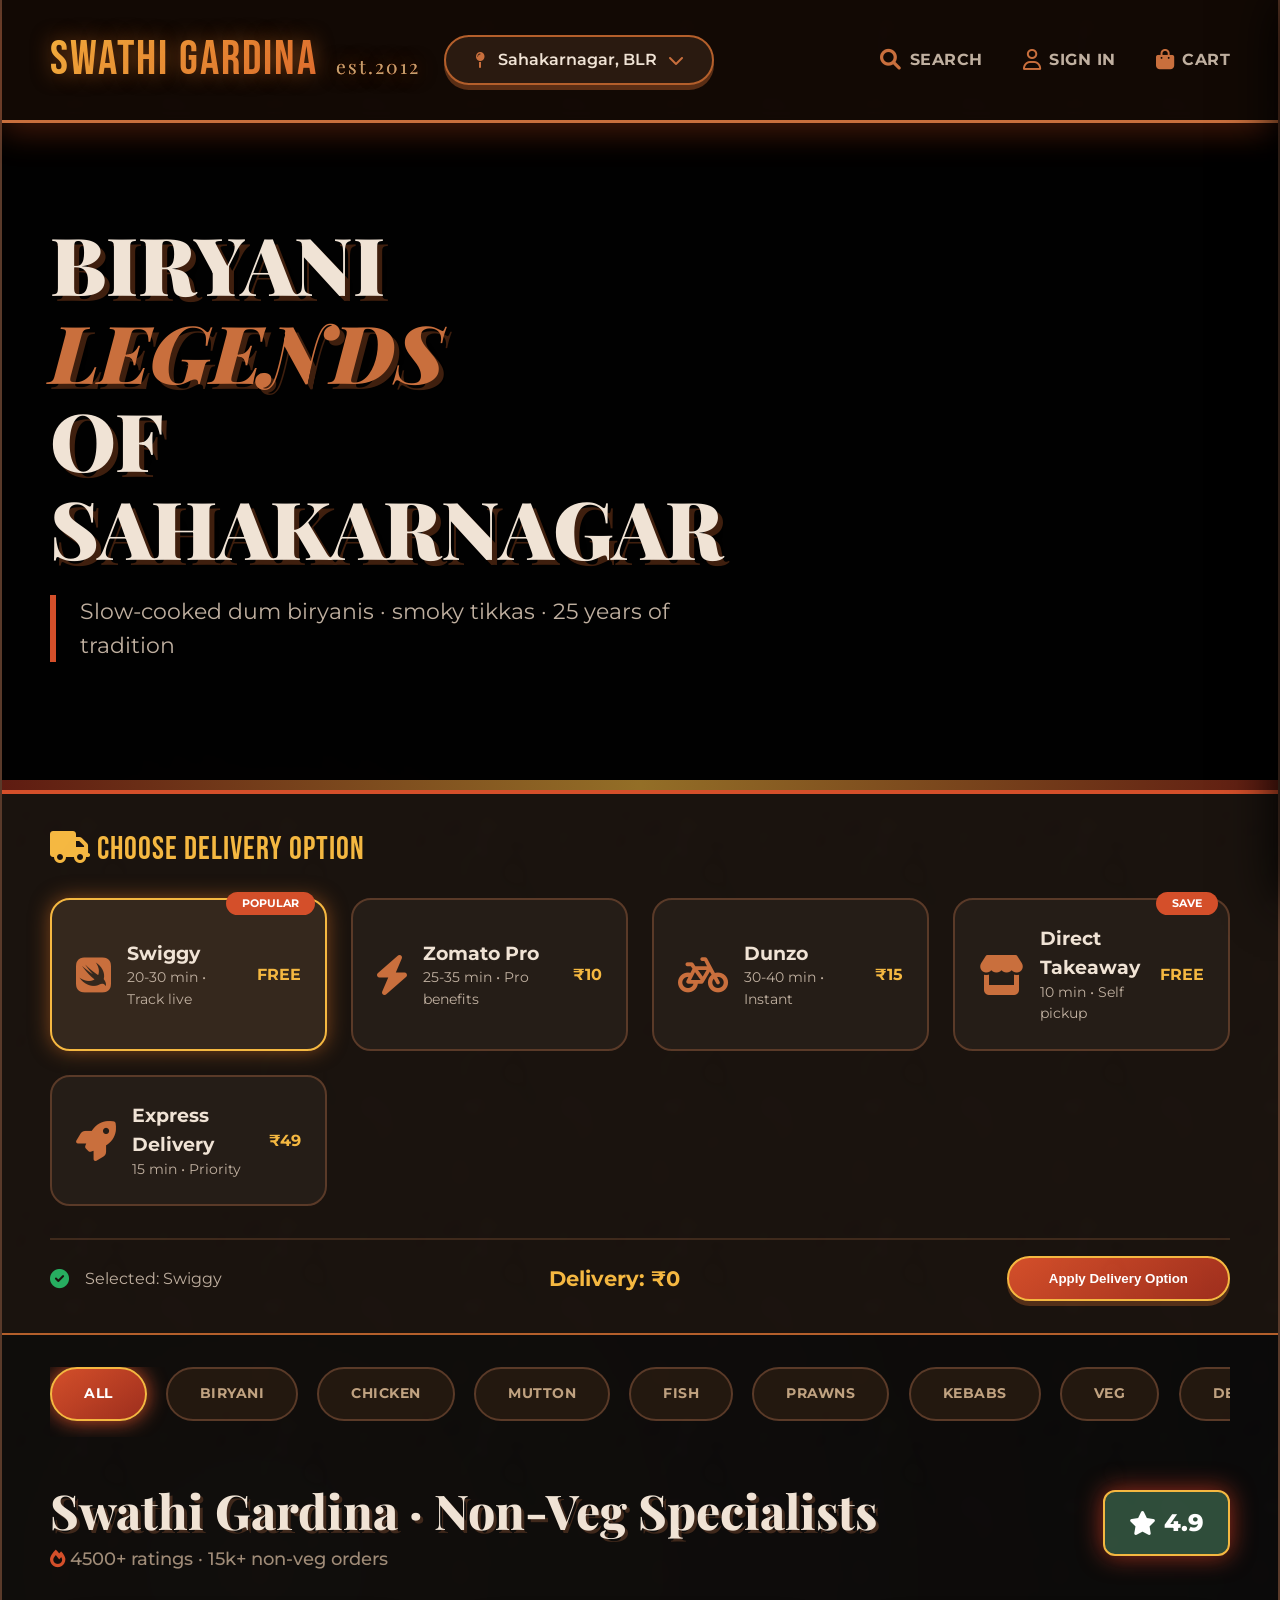
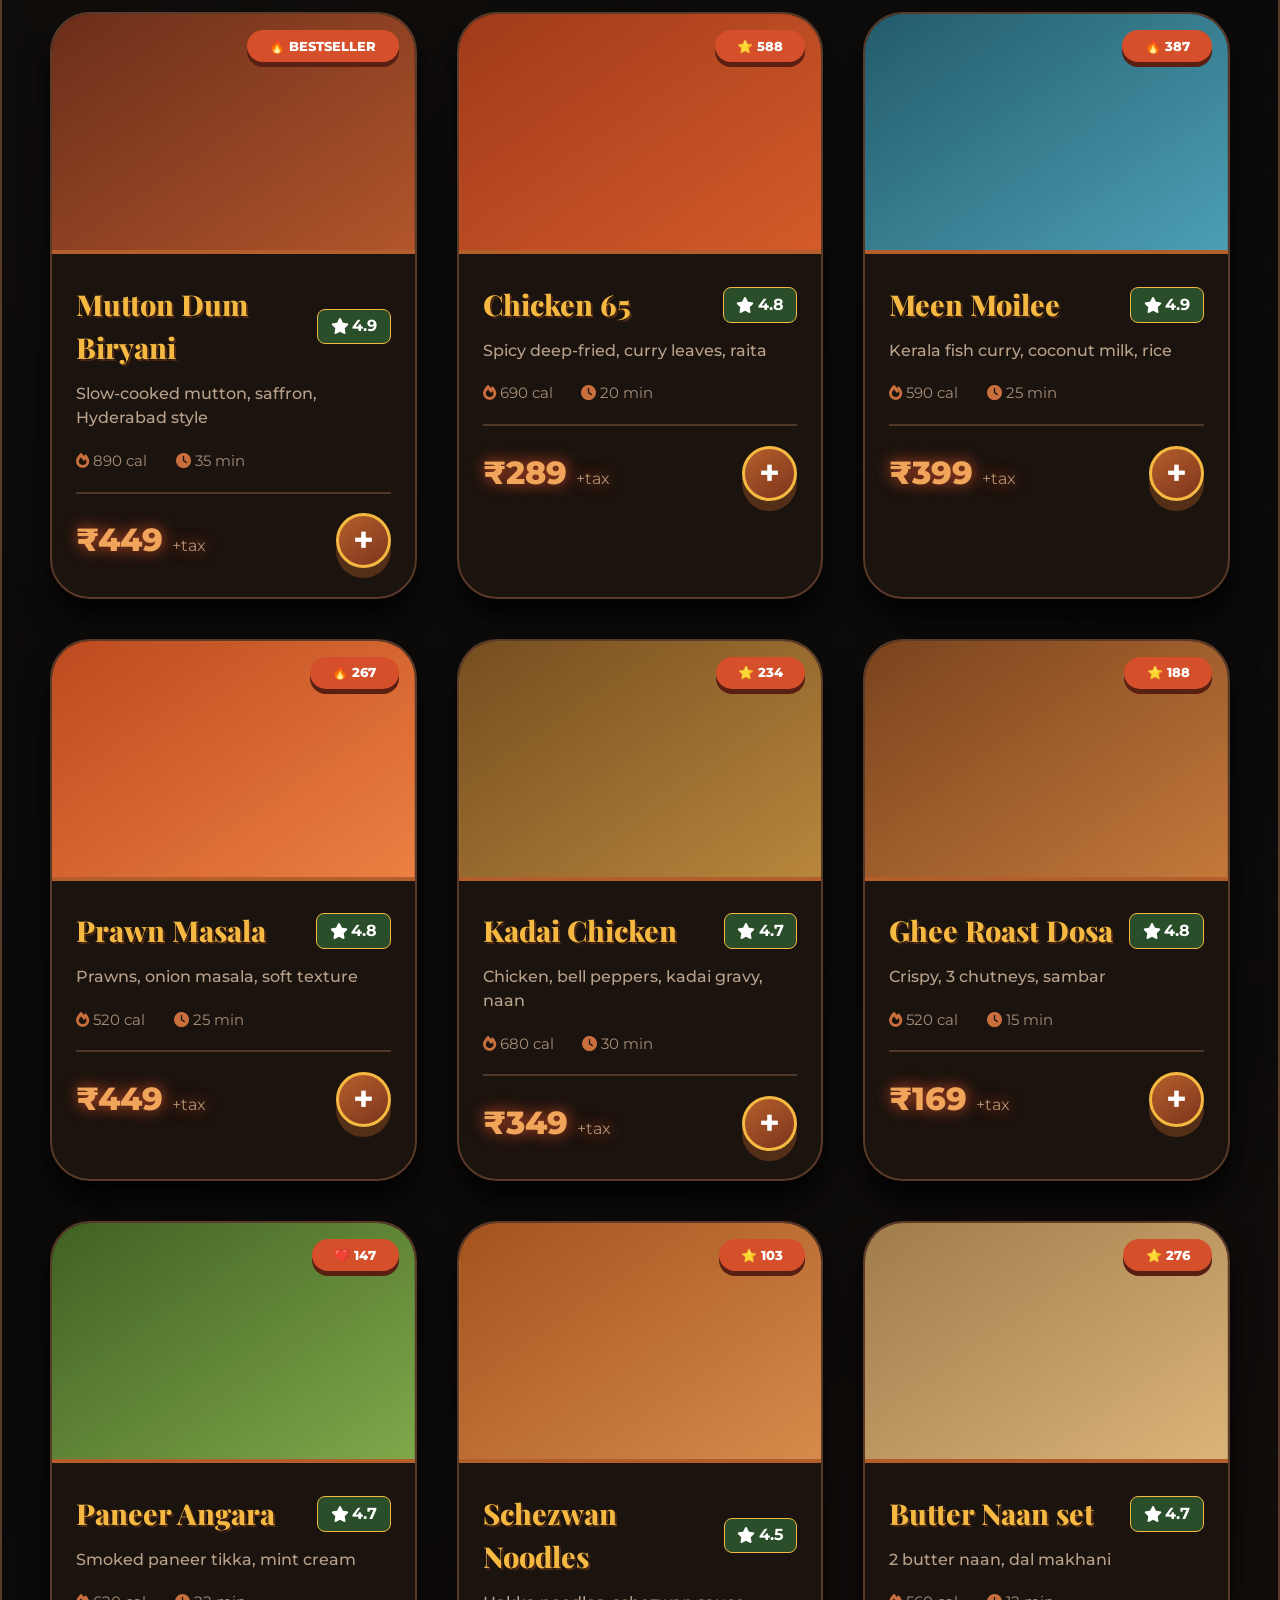
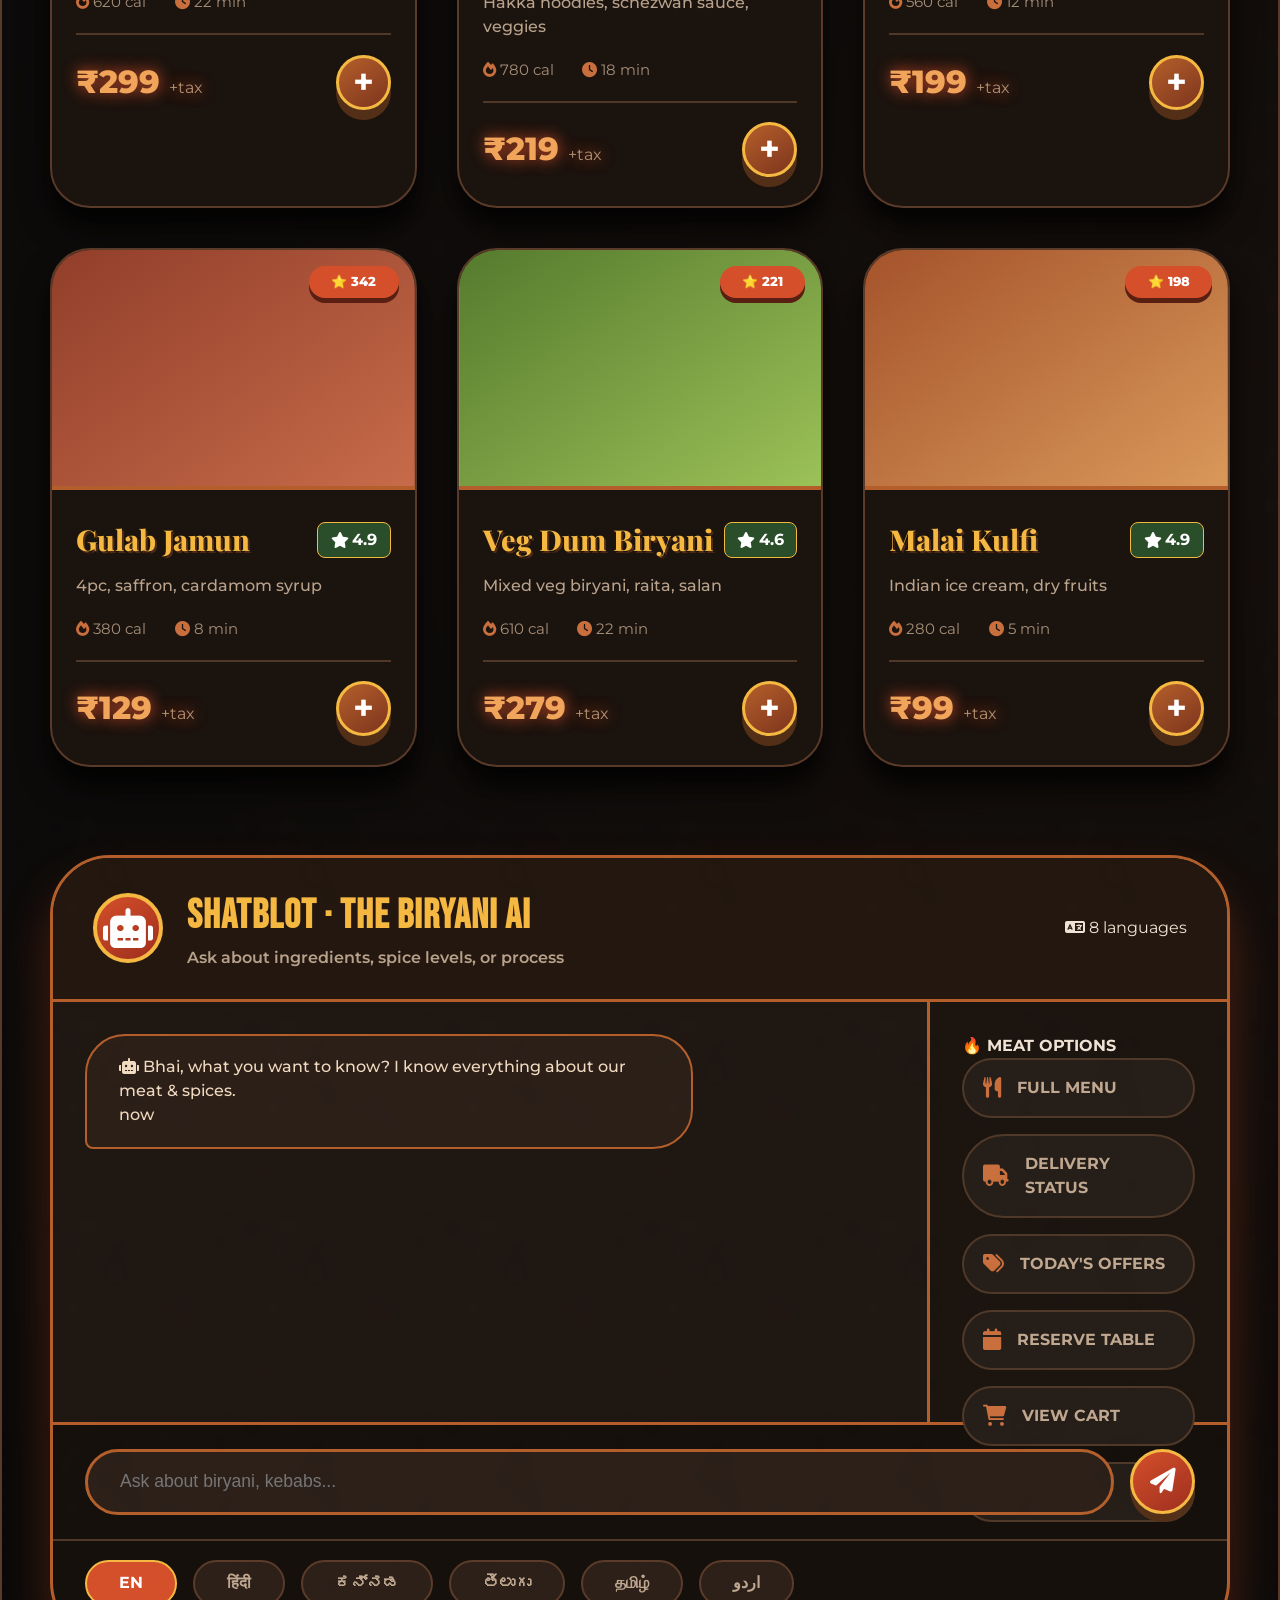
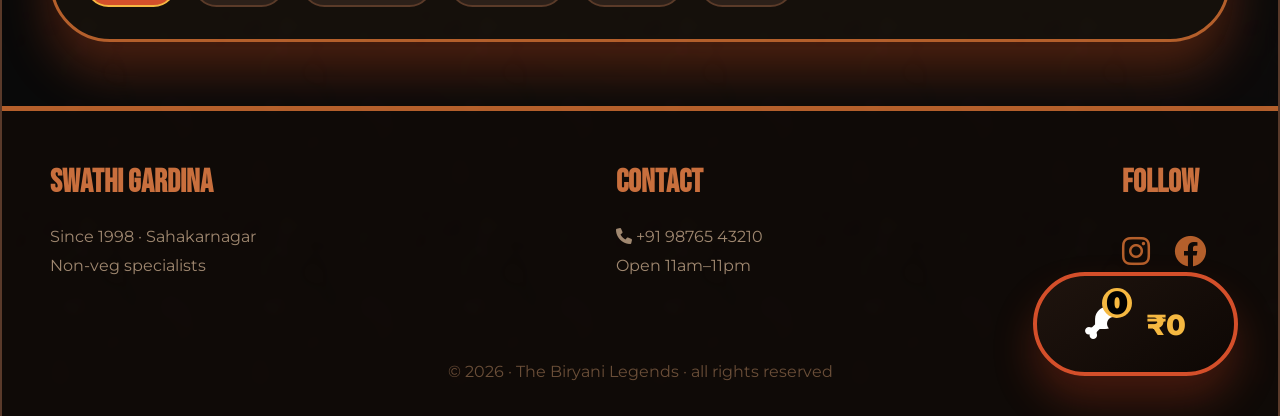
<file: REST.html>
<!DOCTYPE html>
<html lang="en">
<head>
    <meta charset="UTF-8">
    <meta name="viewport" content="width=device-width, initial-scale=1.0">
    <title>Swathi Gardina · The Biryani Legends · Fully Functional Cart & Delivery</title>
    <!-- Font Awesome 6 -->
    <link rel="stylesheet" href="https://cdnjs.cloudflare.com/ajax/libs/font-awesome/6.0.0-beta3/css/all.min.css">
    <!-- Google Fonts -->
    <link href="https://fonts.googleapis.com/css2?family=Bebas+Neue&family=Montserrat:wght@400;500;600;700;800;900&family=Playfair+Display:wght@700;800;900&display=swap" rel="stylesheet">
    <style>
        /* same powerful dark non-veg theme as before - keeping it consistent */
        * {
            margin: 0;
            padding: 0;
            box-sizing: border-box;
        }

        :root {
            --deep-charcoal: #0a0a0a;
            --charcoal: #1a1a1a;
            --dark-brown: #2c1a0f;
            --ember: #b45f2b;
            --burnt-orange: #c96f3d;
            --blood-orange: #d44f2a;
            --meat-red: #9e2e1d;
            --warm-amber: #f0a55a;
            --golden-crust: #f5b841;
            --smoke-gray: #2e2e2e;
            --iron-gray: #3d3d3d;
            --paper-light: #f5e6d3;
            --shadow-red: rgba(190, 60, 30, 0.3);
            --shadow-ember: rgba(230, 120, 40, 0.5);
            --text-light: #f0e3d5;
            --text-muted: #c0b0a0;
            --success-green: #2e7d32;
            --delivery-blue: #c96f3d;
        }

        body {
            background: var(--deep-charcoal);
            font-family: 'Montserrat', sans-serif;
            color: var(--text-light);
            line-height: 1.5;
            background-image: 
                radial-gradient(circle at 20% 30%, #3d2a1c 0%, transparent 35%),
                radial-gradient(circle at 90% 70%, #5a3320 0%, transparent 40%),
                repeating-linear-gradient(45deg, rgba(100, 50, 20, 0.15) 0px, rgba(100, 50, 20, 0.15) 2px, transparent 2px, transparent 12px);
            min-height: 100vh;
        }

        .app {
            max-width: 1400px;
            margin: 0 auto;
            background: rgba(10, 10, 10, 0.85);
            backdrop-filter: blur(8px);
            border-left: 2px solid #5a3a2a;
            border-right: 2px solid #5a3a2a;
            box-shadow: 0 0 60px var(--shadow-red);
            min-height: 100vh;
            position: relative;
        }

        .app::before {
            content: '';
            position: absolute;
            top: 0; left: 0; width: 100%; height: 100%;
            background: url('data:image/svg+xml;utf8,<svg xmlns="http://www.w3.org/2000/svg" width="200" height="200" viewBox="0 0 200 200"><filter id="noise"><feTurbulence type="fractalNoise" baseFrequency="0.02" numOctaves="2" stitchTiles="stitch"/><feColorMatrix type="matrix" values="1 0 0 0 0 0 1 0 0 0 0 0 1 0 0 0 0 0 0.12 0"/></filter><rect width="200" height="200" filter="url(%23noise)" opacity="0.4"/></svg>');
            opacity: 0.2;
            pointer-events: none;
            z-index: 0;
        }

        /* Header */
        .header {
            display: flex;
            align-items: center;
            justify-content: space-between;
            padding: 1.5rem 3rem;
            background: rgba(20, 10, 5, 0.9);
            border-bottom: 3px solid var(--burnt-orange);
            box-shadow: 0 10px 30px rgba(220, 80, 30, 0.3);
            position: sticky;
            top: 0;
            z-index: 100;
            backdrop-filter: blur(8px);
        }

        .logo-area {
            display: flex;
            align-items: center;
            gap: 1.5rem;
        }

        .logo {
            font-family: 'Bebas Neue', cursive;
            font-size: 3rem;
            letter-spacing: 2px;
            background: linear-gradient(135deg, #f5b841, #d44f2a);
            -webkit-background-clip: text;
            -webkit-text-fill-color: transparent;
            text-shadow: 0 0 20px var(--shadow-ember);
        }

        .logo span {
            font-family: 'Playfair Display', serif;
            font-size: 1.2rem;
            color: var(--text-muted);
            margin-left: 0.5rem;
            -webkit-text-fill-color: #c0a070;
        }

        .location-selector {
            display: flex;
            align-items: center;
            gap: 0.8rem;
            background: #2a1a10;
            padding: 0.7rem 1.8rem;
            border-radius: 50px;
            border: 2px solid #b45f2b;
            font-weight: 600;
            font-size: 1rem;
            cursor: pointer;
            box-shadow: 0 5px 0 #5a2e15;
            transition: 0.1s;
        }

        .location-selector:active {
            transform: translateY(4px);
            box-shadow: 0 1px 0 #5a2e15;
        }

        .location-selector i {
            color: var(--burnt-orange);
        }

        .nav-links {
            display: flex;
            align-items: center;
            gap: 2.5rem;
        }

        .nav-item {
            display: flex;
            align-items: center;
            gap: 0.5rem;
            font-weight: 700;
            color: var(--text-muted);
            cursor: pointer;
            transition: 0.2s;
            text-transform: uppercase;
            letter-spacing: 0.5px;
        }

        .nav-item i {
            font-size: 1.3rem;
            color: var(--burnt-orange);
        }

        .nav-item:hover {
            color: var(--golden-crust);
            text-shadow: 0 0 10px #f0a55a;
        }

        /* Hero */
        .hero {
            background: linear-gradient(rgba(0, 0, 0, 0.8), rgba(0, 0, 0, 0.8)), 
                        url('https://images.unsplash.com/photo-1589302168068-964664d93dc0?w=1400');
            background-size: cover;
            background-position: center 30%;
            padding: 6rem 3rem;
            border-bottom: 4px solid var(--blood-orange);
            position: relative;
        }

        .hero::after {
            content: '';
            position: absolute;
            bottom: 0; left: 0; width: 100%; height: 10px;
            background: linear-gradient(90deg, #9e2e1d, #f5b841, #9e2e1d);
            opacity: 0.6;
        }

        .hero-content {
            max-width: 700px;
        }

        .hero h1 {
            font-family: 'Playfair Display', serif;
            font-size: 5rem;
            font-weight: 900;
            line-height: 1.1;
            text-transform: uppercase;
            text-shadow: 5px 5px 0 #3f1f0e, 8px 8px 20px black;
        }

        .hero h1 span {
            color: var(--burnt-orange);
            font-style: italic;
        }

        .hero p {
            font-size: 1.4rem;
            color: var(--text-muted);
            margin: 1.5rem 0 2rem;
            border-left: 6px solid var(--blood-orange);
            padding-left: 1.5rem;
        }

        /* Delivery Options Panel - Enhanced with Functionality */
        .delivery-panel {
            background: #1a130e;
            padding: 2rem 3rem;
            border-bottom: 2px solid #b45f2b;
        }

        .delivery-title {
            font-family: 'Bebas Neue', cursive;
            font-size: 2rem;
            color: var(--golden-crust);
            margin-bottom: 1.5rem;
            letter-spacing: 1px;
        }

        .delivery-options-grid {
            display: grid;
            grid-template-columns: repeat(auto-fit, minmax(250px, 1fr));
            gap: 1.5rem;
            margin-bottom: 2rem;
        }

        .delivery-card {
            background: #251d17;
            border: 2px solid #5a3a28;
            border-radius: 20px;
            padding: 1.5rem;
            display: flex;
            align-items: center;
            gap: 1rem;
            cursor: pointer;
            transition: all 0.2s;
            position: relative;
        }

        .delivery-card:hover {
            border-color: var(--burnt-orange);
            transform: translateY(-3px);
            box-shadow: 0 10px 20px var(--shadow-red);
        }

        .delivery-card.selected {
            border-color: var(--golden-crust);
            background: #35281d;
            box-shadow: 0 0 20px var(--shadow-ember);
        }

        .delivery-card i {
            font-size: 2.5rem;
            color: var(--burnt-orange);
        }

        .delivery-info h4 {
            font-size: 1.2rem;
            font-weight: 700;
            color: var(--text-light);
        }

        .delivery-info p {
            color: var(--text-muted);
            font-size: 0.9rem;
        }

        .delivery-price {
            margin-left: auto;
            font-weight: 700;
            color: var(--golden-crust);
        }

        .delivery-badge {
            position: absolute;
            top: -8px;
            right: 10px;
            background: var(--blood-orange);
            color: white;
            padding: 0.2rem 1rem;
            border-radius: 20px;
            font-size: 0.7rem;
            font-weight: 700;
        }

        .delivery-summary {
            display: flex;
            justify-content: space-between;
            align-items: center;
            flex-wrap: wrap;
            gap: 1rem;
            padding-top: 1rem;
            border-top: 2px solid #3f2a1c;
        }

        .selected-delivery {
            display: flex;
            align-items: center;
            gap: 1rem;
            color: var(--text-muted);
        }

        .selected-delivery i {
            color: #27ae60;
            font-size: 1.2rem;
        }

        .delivery-total {
            font-size: 1.3rem;
            font-weight: 700;
            color: var(--golden-crust);
        }

        .apply-btn {
            background: linear-gradient(145deg, #d44f2a, #9e2e1d);
            color: white;
            border: none;
            padding: 0.8rem 2.5rem;
            border-radius: 40px;
            font-weight: 700;
            cursor: pointer;
            border: 2px solid #f5b841;
            box-shadow: 0 5px 0 #542f18;
            transition: 0.05s linear;
        }

        .apply-btn:active {
            transform: translateY(4px);
            box-shadow: 0 1px 0 #542f18;
        }

        /* Category Pills */
        .category-section {
            padding: 2rem 3rem 0.5rem 3rem;
        }

        .category-pills {
            display: flex;
            gap: 1.2rem;
            overflow-x: auto;
            padding-bottom: 1rem;
        }

        .pill {
            background: #23180f;
            border: 2px solid #5a3a28;
            border-radius: 50px;
            padding: 0.9rem 2rem;
            font-weight: 700;
            color: #c0a280;
            white-space: nowrap;
            transition: 0.2s;
            cursor: pointer;
            text-transform: uppercase;
            letter-spacing: 0.5px;
            font-size: 0.9rem;
        }

        .pill.active {
            background: linear-gradient(145deg, #d44f2a, #9e2e1d);
            color: white;
            border-color: #f5b841;
            box-shadow: 0 0 20px #d44f2a;
        }

        .pill:hover {
            border-color: var(--burnt-orange);
            color: white;
        }

        /* Restro Header */
        .restro-header {
            padding: 1.8rem 3rem 0 3rem;
            display: flex;
            align-items: center;
            justify-content: space-between;
        }

        .restro-info h2 {
            font-family: 'Playfair Display', serif;
            font-size: 3rem;
            font-weight: 800;
            color: var(--text-light);
            text-shadow: 3px 3px 0 #3f281b;
        }

        .restro-info .sub {
            color: #a08c78;
            font-size: 1.1rem;
            font-weight: 500;
        }

        .restro-rating {
            background: #2f4d3a;
            color: white;
            padding: 0.8rem 1.5rem;
            border-radius: 12px;
            font-weight: 800;
            font-size: 1.5rem;
            display: flex;
            align-items: center;
            gap: 0.5rem;
            border: 2px solid #f5b841;
            box-shadow: 0 0 25px #9e2e1d;
        }

        /* Menu Grid */
        .menu-grid {
            display: grid;
            grid-template-columns: repeat(auto-fill, minmax(340px, 1fr));
            gap: 2.5rem;
            padding: 2.5rem 3rem;
        }

        .menu-card {
            background: #1b130e;
            border-radius: 40px;
            overflow: hidden;
            border: 2px solid #5a3a28;
            transition: 0.3s;
            cursor: pointer;
            box-shadow: 0 20px 30px rgba(0,0,0,0.8);
            position: relative;
        }

        .menu-card:hover {
            transform: translateY(-15px) scale(1.02);
            border-color: #d44f2a;
            box-shadow: 0 30px 40px var(--shadow-red);
        }

        .card-image {
            height: 240px;
            background-size: cover;
            background-position: center;
            position: relative;
            border-bottom: 4px solid #b45f2b;
        }

        .card-image[data-item="biryani"] { background-image: linear-gradient(145deg, #6b2e1a, #b1552b), url('https://images.unsplash.com/photo-1563379091339-03b21ab4a4f8?w=400'); background-blend: overlay; }
        .card-image[data-item="chicken65"] { background-image: linear-gradient(145deg, #a03a1a, #d45b2a), url('https://images.unsplash.com/photo-1603894584373-5ac82b2ae398?w=400'); background-blend: overlay; }
        .card-image[data-item="fish"] { background-image: linear-gradient(145deg, #235b6b, #4c9fb5), url('https://images.unsplash.com/photo-1627308595171-d1b5d6719a02?w=400'); background-blend: overlay; }
        .card-image[data-item="prawn"] { background-image: linear-gradient(145deg, #bc4a1f, #ec8042), url('https://images.unsplash.com/photo-1626074353765-517a681e40f8?w=400'); background-blend: overlay; }
        .card-image[data-item="kadai"] { background-image: linear-gradient(145deg, #754e1f, #b8863d), url('https://images.unsplash.com/photo-1631452180773-5e8b3c7f8c7f?w=400'); background-blend: overlay; }
        .card-image[data-item="dosa"] { background-image: linear-gradient(145deg, #7a431d, #c4793b), url('https://images.unsplash.com/photo-1630383249896-424e482df921?w=400'); background-blend: overlay; }
        .card-image[data-item="paneer"] { background-image: linear-gradient(145deg, #3f6123, #7fa84a), url('https://images.unsplash.com/photo-1631452180519-c014fe946bc7?w=400'); background-blend: overlay; }
        .card-image[data-item="noodles"] { background-image: linear-gradient(145deg, #a3521d, #d68b4c), url('https://images.unsplash.com/photo-1585032226651-759b368d7246?w=400'); background-blend: overlay; }
        .card-image[data-item="naan"] { background-image: linear-gradient(145deg, #9f7c4b, #dbb47a), url('https://images.unsplash.com/photo-1601050690597-df0568f70950?w=400'); background-blend: overlay; }
        .card-image[data-item="gulab"] { background-image: linear-gradient(145deg, #913e2a, #c76b4a), url('https://images.unsplash.com/photo-1601303513564-0c74197b9c6a?w=400'); background-blend: overlay; }
        .card-image[data-item="vegbiryani"] { background-image: linear-gradient(145deg, #557a2d, #9bc158), url('https://images.unsplash.com/photo-1645112411342-4665a10f3a6b?w=400'); background-blend: overlay; }
        .card-image[data-item="kulfi"] { background-image: linear-gradient(145deg, #a5532b, #d9985a), url('https://images.unsplash.com/photo-1488477181946-6428a0291777?w=400'); background-blend: overlay; }

        .card-badge {
            position: absolute;
            top: 1rem;
            right: 1rem;
            background: var(--blood-orange);
            color: white;
            padding: 0.4rem 1.4rem;
            border-radius: 60px;
            font-weight: 800;
            font-size: 0.8rem;
            text-transform: uppercase;
            box-shadow: 0 5px 0 #581f12;
        }

        .card-content {
            padding: 1.8rem 1.5rem;
        }

        .card-header {
            display: flex;
            justify-content: space-between;
            align-items: center;
            margin-bottom: 0.8rem;
        }

        .card-title {
            font-family: 'Playfair Display', serif;
            font-size: 1.8rem;
            font-weight: 800;
            color: var(--golden-crust);
            text-shadow: 2px 2px 0 #4f2a15;
        }

        .card-rating {
            background: #2a4d2a;
            color: white;
            padding: 0.3rem 0.8rem;
            border-radius: 8px;
            font-weight: 700;
            display: flex;
            align-items: center;
            gap: 0.2rem;
            border: 1px solid #f5b841;
        }

        .card-desc {
            color: #b8a28c;
            font-size: 1rem;
            margin-bottom: 1.2rem;
            line-height: 1.5;
            font-weight: 500;
        }

        .card-meta {
            display: flex;
            gap: 1.8rem;
            font-size: 0.95rem;
            color: #a58e78;
            margin-bottom: 1.2rem;
        }

        .card-meta i {
            color: var(--burnt-orange);
        }

        .card-footer {
            display: flex;
            justify-content: space-between;
            align-items: center;
            border-top: 2px solid #4f3828;
            padding-top: 1.2rem;
        }

        .price {
            font-weight: 800;
            font-size: 2rem;
            color: var(--warm-amber);
            text-shadow: 0 0 15px #d44f2a;
        }

        .price small {
            font-weight: 400;
            font-size: 1rem;
            color: #b29070;
        }

        .add-btn {
            background: linear-gradient(145deg, #b45f2b, #7e351d);
            color: white;
            width: 55px;
            height: 55px;
            border-radius: 50%;
            display: flex;
            align-items: center;
            justify-content: center;
            font-size: 2.2rem;
            font-weight: 700;
            cursor: pointer;
            border: 3px solid #f5b841;
            box-shadow: 0 10px 0 #542f18;
            transition: 0.05s linear;
        }

        .add-btn:active {
            transform: translateY(7px);
            box-shadow: 0 3px 0 #542f18;
        }

        .item-quantity {
            display: flex;
            align-items: center;
            gap: 0.5rem;
            background: #2b1f18;
            border-radius: 40px;
            padding: 0.3rem;
            border: 2px solid #b45f2b;
        }

        .qty-btn {
            width: 40px;
            height: 40px;
            border-radius: 50%;
            background: #d44f2a;
            color: white;
            border: none;
            font-size: 1.5rem;
            font-weight: 700;
            cursor: pointer;
            display: flex;
            align-items: center;
            justify-content: center;
            box-shadow: 0 4px 0 #7e351d;
            transition: 0.05s;
        }

        .qty-btn:active {
            transform: translateY(3px);
            box-shadow: 0 1px 0 #7e351d;
        }

        .qty-value {
            font-weight: 700;
            font-size: 1.2rem;
            min-width: 30px;
            text-align: center;
        }

        /* Cart Sidebar */
        .cart-sidebar {
            position: fixed;
            top: 0;
            right: -400px;
            width: 380px;
            height: 100vh;
            background: #15100b;
            border-left: 3px solid #b45f2b;
            box-shadow: -20px 0 50px black;
            z-index: 2000;
            transition: right 0.3s ease;
            padding: 2rem 1.5rem;
            overflow-y: auto;
        }

        .cart-sidebar.open {
            right: 0;
        }

        .cart-header {
            display: flex;
            justify-content: space-between;
            align-items: center;
            margin-bottom: 2rem;
            padding-bottom: 1rem;
            border-bottom: 2px solid #4f3828;
        }

        .cart-header h3 {
            font-family: 'Bebas Neue', cursive;
            font-size: 2rem;
            color: var(--golden-crust);
        }

        .close-cart {
            background: none;
            border: none;
            color: var(--text-muted);
            font-size: 2rem;
            cursor: pointer;
        }

        .cart-items {
            margin-bottom: 2rem;
            max-height: calc(100vh - 300px);
            overflow-y: auto;
        }

        .cart-item {
            display: flex;
            justify-content: space-between;
            align-items: center;
            padding: 1rem;
            background: #1f1712;
            border-radius: 15px;
            margin-bottom: 1rem;
            border: 1px solid #5a3a28;
        }

        .cart-item-info h4 {
            font-size: 1.1rem;
            color: var(--text-light);
        }

        .cart-item-info p {
            color: var(--golden-crust);
            font-weight: 700;
        }

        .cart-item-actions {
            display: flex;
            align-items: center;
            gap: 0.8rem;
        }

        .cart-item-qty {
            background: #2b1f18;
            padding: 0.2rem 1rem;
            border-radius: 20px;
            border: 1px solid #b45f2b;
        }

        .cart-item-remove {
            color: var(--blood-orange);
            cursor: pointer;
            font-size: 1.2rem;
        }

        .cart-total {
            position: sticky;
            bottom: 0;
            background: #1f1712;
            padding: 1.5rem;
            border-radius: 20px;
            border: 2px solid #b45f2b;
        }

        .cart-total-row {
            display: flex;
            justify-content: space-between;
            margin-bottom: 1rem;
            color: var(--text-muted);
        }

        .cart-total-row.final {
            font-size: 1.3rem;
            font-weight: 700;
            color: var(--golden-crust);
            border-top: 1px solid #4f3828;
            padding-top: 1rem;
        }

        .checkout-btn {
            width: 100%;
            background: linear-gradient(145deg, #d44f2a, #9e2e1d);
            color: white;
            border: none;
            padding: 1.2rem;
            border-radius: 40px;
            font-weight: 700;
            font-size: 1.2rem;
            cursor: pointer;
            border: 2px solid #f5b841;
            box-shadow: 0 8px 0 #542f18;
            transition: 0.05s;
            margin-top: 1rem;
        }

        .checkout-btn:active {
            transform: translateY(5px);
            box-shadow: 0 3px 0 #542f18;
        }

        /* Chatbot */
        .chatbot-wrapper {
            padding: 3rem 3rem 4rem 3rem;
        }

        .chatbot-container {
            background: #15100b;
            border-radius: 60px;
            border: 3px solid #b45f2b;
            box-shadow: 0 30px 50px rgba(220, 80, 30, 0.3);
            overflow: hidden;
        }

        .chatbot-header {
            display: flex;
            align-items: center;
            justify-content: space-between;
            padding: 1.8rem 2.5rem;
            background: #23170f;
            border-bottom: 3px solid #b45f2b;
        }

        .chatbot-header-left {
            display: flex;
            align-items: center;
            gap: 1.5rem;
        }

        .chatbot-avatar {
            background: linear-gradient(145deg, #d44f2a, #9e2e1d);
            color: white;
            width: 70px;
            height: 70px;
            border-radius: 50%;
            display: flex;
            align-items: center;
            justify-content: center;
            font-size: 2.5rem;
            border: 4px solid #f5b841;
        }

        .chatbot-header h3 {
            font-family: 'Bebas Neue', cursive;
            font-size: 2.5rem;
            letter-spacing: 1px;
            color: var(--golden-crust);
        }

        .chatbot-header p {
            color: #b8a28c;
            font-weight: 600;
        }

        .chat-main-area {
            display: flex;
            height: 420px;
        }

        .chat-messages {
            flex: 2;
            padding: 2rem;
            overflow-y: auto;
            background: #1f1712;
            display: flex;
            flex-direction: column;
            gap: 1rem;
        }

        .message {
            max-width: 75%;
            padding: 1.2rem 2rem;
            border-radius: 40px;
            font-size: 1rem;
            font-weight: 500;
            border: 2px solid;
        }

        .message.bot {
            background: #2b1f18;
            border-color: #b45f2b;
            align-self: flex-start;
            border-bottom-left-radius: 8px;
            color: #f0dac0;
        }

        .message.user {
            background: #4f2e1d;
            border-color: #f5b841;
            color: white;
            align-self: flex-end;
            border-bottom-right-radius: 8px;
        }

        .chat-sidebar {
            width: 300px;
            background: #1a130e;
            border-left: 3px solid #b45f2b;
            padding: 2rem;
        }

        .chat-option {
            display: flex;
            align-items: center;
            gap: 1rem;
            padding: 1rem 1.2rem;
            border-radius: 60px;
            transition: 0.2s;
            cursor: pointer;
            margin-bottom: 1rem;
            font-weight: 700;
            color: #c0a890;
            background: #251d17;
            border: 2px solid #4f3828;
        }

        .chat-option i {
            color: var(--burnt-orange);
            font-size: 1.3rem;
        }

        .chat-option:hover {
            background: #4f2e1d;
            border-color: #f5b841;
            color: white;
        }

        .chat-input-area {
            display: flex;
            padding: 1.5rem 2rem;
            border-top: 3px solid #b45f2b;
            gap: 1rem;
            background: #15100b;
        }

        .chat-input-area input {
            flex: 1;
            padding: 1.2rem 2rem;
            border: 3px solid #b45f2b;
            border-radius: 60px;
            background: #2b1f18;
            font-size: 1.1rem;
            color: white;
            outline: none;
        }

        .chat-send {
            background: linear-gradient(145deg, #d44f2a, #9e2e1d);
            color: white;
            border: none;
            width: 65px;
            height: 65px;
            border-radius: 50%;
            font-size: 1.6rem;
            cursor: pointer;
            border: 3px solid #f5b841;
            box-shadow: 0 8px 0 #542f18;
            transition: 0.05s;
        }

        .chat-send:active {
            transform: translateY(6px);
            box-shadow: 0 2px 0 #542f18;
        }

        .language-row {
            display: flex;
            gap: 1rem;
            padding: 1.2rem 2rem 2rem 2rem;
            border-top: 2px solid #4f3828;
            flex-wrap: wrap;
        }

        .lang-pill {
            background: #2b1f18;
            border: 2px solid #5a3a28;
            padding: 0.6rem 2rem;
            border-radius: 60px;
            font-size: 1rem;
            font-weight: 700;
            cursor: pointer;
            color: #c0a890;
        }

        .lang-pill.active {
            background: #d44f2a;
            color: white;
            border-color: #f5b841;
        }

        /* Floating Cart */
        .floating-cart {
            position: fixed;
            bottom: 2.5rem;
            right: 2.5rem;
            background: linear-gradient(145deg, #1f140e, #0d0704);
            color: white;
            padding: 1.5rem 3rem;
            border-radius: 100px;
            box-shadow: 0 25px 40px var(--shadow-red);
            display: flex;
            align-items: center;
            gap: 1.8rem;
            z-index: 1999;
            cursor: pointer;
            border: 4px solid #d44f2a;
            transition: 0.2s;
        }

        .floating-cart:hover {
            transform: scale(1.05);
        }

        .cart-icon {
            position: relative;
            font-size: 2rem;
        }

        .cart-badge {
            position: absolute;
            top: -12px;
            right: -15px;
            background: #f5b841;
            color: black;
            width: 30px;
            height: 30px;
            border-radius: 50%;
            display: flex;
            align-items: center;
            justify-content: center;
            font-weight: 900;
        }

        .cart-amount {
            font-weight: 800;
            font-size: 1.8rem;
            color: var(--golden-crust);
        }

        /* Modal */
        .modal {
            position: fixed;
            top: 0; left: 0; width: 100%; height: 100%;
            background: rgba(0,0,0,0.9);
            backdrop-filter: blur(10px);
            display: flex;
            align-items: center;
            justify-content: center;
            z-index: 3000;
            opacity: 0;
            pointer-events: none;
            transition: 0.3s;
        }

        .modal.active {
            opacity: 1;
            pointer-events: auto;
        }

        .modal-content {
            background: #1f1712;
            border-radius: 60px;
            max-width: 550px;
            width: 90%;
            padding: 3rem;
            border: 5px solid #b45f2b;
            box-shadow: 0 50px 100px black;
        }

        .modal-header {
            display: flex;
            justify-content: space-between;
            align-items: center;
            margin-bottom: 2rem;
        }

        .modal-header h3 {
            font-size: 2.5rem;
            font-weight: 800;
            color: var(--golden-crust);
        }

        .modal-close {
            background: none;
            border: none;
            font-size: 2.5rem;
            color: #b45f2b;
            cursor: pointer;
        }

        .ingredient-list {
            background: #2b1f18;
            padding: 2rem;
            border-radius: 40px;
            border: 2px solid #5a3a28;
            color: #d8c0a8;
            font-size: 1.2rem;
            line-height: 1.6;
            margin: 1.5rem 0;
        }

        /* Footer */
        .footer {
            background: #0f0a07;
            padding: 3rem 3rem 2rem;
            border-top: 5px solid #b45f2b;
            display: flex;
            justify-content: space-between;
            flex-wrap: wrap;
            gap: 3rem;
        }

        .footer-col h4 {
            font-family: 'Bebas Neue', cursive;
            font-size: 2rem;
            color: var(--burnt-orange);
            margin-bottom: 1rem;
        }

        .footer-col p, .footer-col a {
            color: #a08870;
            text-decoration: none;
            line-height: 1.8;
        }

        .social-icons {
            display: flex;
            gap: 1.5rem;
            margin-top: 1rem;
        }

        .social-icons a {
            color: #b45f2b;
            font-size: 2rem;
        }

        .footer-bottom {
            text-align: center;
            padding-top: 2rem;
            color: #6a4e38;
            width: 100%;
        }

        /* Notification */
        .notification {
            position: fixed;
            top: 20px;
            right: 20px;
            background: #2e7d32;
            color: white;
            padding: 1rem 2rem;
            border-radius: 50px;
            border: 2px solid #f5b841;
            box-shadow: 0 10px 30px black;
            z-index: 4000;
            transform: translateX(400px);
            transition: transform 0.3s;
        }

        .notification.show {
            transform: translateX(0);
        }
    </style>
</head>
<body>
    <div class="app">
        <!-- Header -->
        <header class="header">
            <div class="logo-area">
                <div class="logo">SWATHI GARDINA <span>est.2012</span></div>
                <div class="location-selector" id="locationBtn">
                    <i class="fas fa-map-pin"></i> Sahakarnagar, BLR
                    <i class="fas fa-chevron-down"></i>
                </div>
            </div>
            <div class="nav-links">
                <div class="nav-item" id="searchNav"><i class="fas fa-search"></i> SEARCH</div>
                <div class="nav-item" id="signInNav"><i class="far fa-user"></i> SIGN IN</div>
                <div class="nav-item" id="cartNav"><i class="fas fa-shopping-bag"></i> CART</div>
            </div>
        </header>

        <!-- Hero -->
        <section class="hero">
            <div class="hero-content">
                <h1>BIRYANI <span>LEGENDS</span><br>OF SAHAKARNAGAR</h1>
                <p>Slow-cooked dum biryanis · smoky tikkas · 25 years of tradition</p>
            </div>
        </section>

        <!-- Enhanced Delivery Options Panel with Full Functionality -->
        <div class="delivery-panel">
            <div class="delivery-title"><i class="fas fa-truck"></i> CHOOSE DELIVERY OPTION</div>
            <div class="delivery-options-grid" id="deliveryOptions">
                <div class="delivery-card" data-delivery="swiggy" data-price="0">
                    <i class="fab fa-swift"></i>
                    <div class="delivery-info">
                        <h4>Swiggy</h4>
                        <p>20-30 min • Track live</p>
                    </div>
                    <div class="delivery-price">FREE</div>
                    <span class="delivery-badge">POPULAR</span>
                </div>
                <div class="delivery-card" data-delivery="zomato" data-price="10">
                    <i class="fas fa-bolt"></i>
                    <div class="delivery-info">
                        <h4>Zomato Pro</h4>
                        <p>25-35 min • Pro benefits</p>
                    </div>
                    <div class="delivery-price">₹10</div>
                </div>
                <div class="delivery-card" data-delivery="dunzo" data-price="15">
                    <i class="fas fa-bicycle"></i>
                    <div class="delivery-info">
                        <h4>Dunzo</h4>
                        <p>30-40 min • Instant</p>
                    </div>
                    <div class="delivery-price">₹15</div>
                </div>
                <div class="delivery-card" data-delivery="direct" data-price="0">
                    <i class="fas fa-store"></i>
                    <div class="delivery-info">
                        <h4>Direct Takeaway</h4>
                        <p>10 min • Self pickup</p>
                    </div>
                    <div class="delivery-price">FREE</div>
                    <span class="delivery-badge">SAVE</span>
                </div>
                <div class="delivery-card" data-delivery="express" data-price="49">
                    <i class="fas fa-rocket"></i>
                    <div class="delivery-info">
                        <h4>Express Delivery</h4>
                        <p>15 min • Priority</p>
                    </div>
                    <div class="delivery-price">₹49</div>
                </div>
            </div>
            <div class="delivery-summary">
                <div class="selected-delivery" id="selectedDeliveryDisplay">
                    <i class="fas fa-check-circle" style="color:#27ae60;"></i>
                    <span>Selected: <span id="selectedDeliveryText">None</span></span>
                </div>
                <div class="delivery-total" id="deliveryTotalDisplay">
                    Delivery: ₹0
                </div>
                <button class="apply-btn" id="applyDeliveryBtn">Apply Delivery Option</button>
            </div>
        </div>

        <!-- Category Pills -->
        <div class="category-section">
            <div class="category-pills">
                <span class="pill active" data-category="all">ALL</span>
                <span class="pill" data-category="biryani">BIRYANI</span>
                <span class="pill" data-category="chicken">CHICKEN</span>
                <span class="pill" data-category="mutton">MUTTON</span>
                <span class="pill" data-category="fish">FISH</span>
                <span class="pill" data-category="prawn">PRAWNS</span>
                <span class="pill" data-category="kebab">KEBABS</span>
                <span class="pill" data-category="veg">VEG</span>
                <span class="pill" data-category="dessert">DESSERTS</span>
            </div>
        </div>

        <!-- Restro Header -->
        <div class="restro-header">
            <div class="restro-info">
                <h2>Swathi Gardina · Non‑Veg Specialists</h2>
                <div class="sub"><i class="fas fa-fire" style="color:#d44f2a;"></i> 4500+ ratings · 15k+ non‑veg orders</div>
            </div>
            <div class="restro-rating">
                <i class="fas fa-star"></i> 4.9
            </div>
        </div>

        <!-- Menu Grid -->
        <div class="menu-grid" id="menuGrid">
            <!-- Menu items will be populated by JavaScript -->
        </div>

        <!-- Chatbot -->
        <div class="chatbot-wrapper">
            <div class="chatbot-container">
                <div class="chatbot-header">
                    <div class="chatbot-header-left">
                        <div class="chatbot-avatar"><i class="fas fa-robot"></i></div>
                        <div>
                            <h3>SHATBLOT · THE BIRYANI AI</h3>
                            <p>Ask about ingredients, spice levels, or process</p>
                        </div>
                    </div>
                    <div class="multilingual-badge"><i class="fas fa-language"></i> 8 languages</div>
                </div>
                <div class="chat-main-area">
                    <div class="chat-messages" id="chatMessages">
                        <div class="message bot"><i class="fas fa-robot"></i> Bhai, what you want to know? I know everything about our meat & spices. <div class="message-time">now</div></div>
                    </div>
                    <div class="chat-sidebar">
                        <h4>🔥 MEAT OPTIONS</h4>
                        <div class="chat-option" id="optMenu"><i class="fas fa-utensils"></i> FULL MENU</div>
                        <div class="chat-option" id="optDelivery"><i class="fas fa-truck"></i> DELIVERY STATUS</div>
                        <div class="chat-option" id="optOffer"><i class="fas fa-tags"></i> TODAY'S OFFERS</div>
                        <div class="chat-option" id="optReserve"><i class="fas fa-calendar"></i> RESERVE TABLE</div>
                        <div class="chat-option" id="optCart"><i class="fas fa-shopping-cart"></i> VIEW CART</div>
                        <div class="chat-option" id="optCall"><i class="fas fa-phone"></i> CALL US</div>
                    </div>
                </div>
                <div class="chat-input-area">
                    <input type="text" id="chatInput" placeholder="Ask about biryani, kebabs...">
                    <button class="chat-send" id="sendChat"><i class="fas fa-paper-plane"></i></button>
                </div>
                <div class="language-row">
                    <span class="lang-pill active" data-lang="en">EN</span>
                    <span class="lang-pill" data-lang="hi">हिंदी</span>
                    <span class="lang-pill" data-lang="kn">ಕನ್ನಡ</span>
                    <span class="lang-pill" data-lang="te">తెలుగు</span>
                    <span class="lang-pill" data-lang="ta">தமிழ்</span>
                    <span class="lang-pill" data-lang="ur">اردو</span>
                </div>
            </div>
        </div>

        <!-- Footer -->
        <footer class="footer">
            <div class="footer-col">
                <h4>SWATHI GARDINA</h4>
                <p>Since 1998 · Sahakarnagar<br>Non‑veg specialists</p>
            </div>
            <div class="footer-col">
                <h4>CONTACT</h4>
                <p><i class="fas fa-phone"></i> +91 98765 43210<br>Open 11am–11pm</p>
            </div>
            <div class="footer-col">
                <h4>FOLLOW</h4>
                <div class="social-icons">
                    <a href="#"><i class="fab fa-instagram"></i></a>
                    <a href="#"><i class="fab fa-facebook"></i></a>
                    <a href="#"><i class="fab fa-x-twitter"></i></a>
                </div>
            </div>
            <div class="footer-bottom">
                <p>© 2026 · The Biryani Legends · all rights reserved</p>
            </div>
        </footer>

        <!-- Floating Cart -->
        <div class="floating-cart" id="floatingCart">
            <div class="cart-icon"><i class="fas fa-drumstick-bite"></i><span class="cart-badge" id="cartCount">0</span></div>
            <span class="cart-amount" id="cartTotal">₹0</span>
        </div>

        <!-- Cart Sidebar -->
        <div class="cart-sidebar" id="cartSidebar">
            <div class="cart-header">
                <h3>YOUR CART</h3>
                <button class="close-cart" id="closeCart"><i class="fas fa-times"></i></button>
            </div>
            <div class="cart-items" id="cartItems">
                <!-- Cart items will be dynamically added -->
            </div>
            <div class="cart-total">
                <div class="cart-total-row">
                    <span>Subtotal:</span>
                    <span id="cartSubtotal">₹0</span>
                </div>
                <div class="cart-total-row">
                    <span>Delivery:</span>
                    <span id="cartDelivery">₹0</span>
                </div>
                <div class="cart-total-row final">
                    <span>Total:</span>
                    <span id="cartFinalTotal">₹0</span>
                </div>
                <button class="checkout-btn" id="checkoutBtn">PROCEED TO CHECKOUT</button>
            </div>
        </div>

        <!-- Ingredient Modal -->
        <div class="modal" id="ingredientModal">
            <div class="modal-content">
                <div class="modal-header">
                    <h3 id="modalItemName">Mutton Biryani</h3>
                    <button class="modal-close" id="closeModal"><i class="fas fa-times"></i></button>
                </div>
                <div class="modal-body">
                    <div class="ingredient-list" id="modalIngredients">Loading...</div>
                    <div id="modalProcess" style="color:#d8c0a8; font-size:1.2rem;">Preparation: ...</div>
                </div>
            </div>
        </div>

        <!-- Notification -->
        <div class="notification" id="notification">
            Item added to cart!
        </div>
    </div>

    <script>
        // Complete functional implementation with cart, delivery, pricing, and all features
        (function() {
            // ---------- MENU DATABASE ----------
            const menuItems = [
                { id: 'biryani', name: 'Mutton Dum Biryani', category: 'biryani', price: 449, rating: 4.9, orders: 1289, desc: 'Slow-cooked mutton, saffron, Hyderabad style', calories: 890, time: 35, badge: '🔥 Bestseller', nonVeg: true },
                { id: 'chicken65', name: 'Chicken 65', category: 'chicken', price: 289, rating: 4.8, orders: 588, desc: 'Spicy deep-fried, curry leaves, raita', calories: 690, time: 20, badge: '⭐ 588', nonVeg: true },
                { id: 'fish', name: 'Meen Moilee', category: 'fish', price: 399, rating: 4.9, orders: 387, desc: 'Kerala fish curry, coconut milk, rice', calories: 590, time: 25, badge: '🔥 387', nonVeg: true },
                { id: 'prawn', name: 'Prawn Masala', category: 'prawn', price: 449, rating: 4.8, orders: 267, desc: 'Prawns, onion masala, soft texture', calories: 520, time: 25, badge: '🔥 267', nonVeg: true },
                { id: 'kadai', name: 'Kadai Chicken', category: 'chicken', price: 349, rating: 4.7, orders: 234, desc: 'Chicken, bell peppers, kadai gravy, naan', calories: 680, time: 30, badge: '⭐ 234', nonVeg: true },
                { id: 'dosa', name: 'Ghee Roast Dosa', category: 'veg', price: 169, rating: 4.8, orders: 188, desc: 'Crispy, 3 chutneys, sambar', calories: 520, time: 15, badge: '⭐ 188', nonVeg: false },
                { id: 'paneer', name: 'Paneer Angara', category: 'veg', price: 299, rating: 4.7, orders: 147, desc: 'Smoked paneer tikka, mint cream', calories: 620, time: 22, badge: '❤️ 147', nonVeg: false },
                { id: 'noodles', name: 'Schezwan Noodles', category: 'chinese', price: 219, rating: 4.5, orders: 103, desc: 'Hakka noodles, schezwan sauce, veggies', calories: 780, time: 18, badge: '⭐ 103', nonVeg: false },
                { id: 'naan', name: 'Butter Naan set', category: 'veg', price: 199, rating: 4.7, orders: 276, desc: '2 butter naan, dal makhani', calories: 560, time: 12, badge: '⭐ 276', nonVeg: false },
                { id: 'gulab', name: 'Gulab Jamun', category: 'dessert', price: 129, rating: 4.9, orders: 342, desc: '4pc, saffron, cardamom syrup', calories: 380, time: 8, badge: '⭐ 342', nonVeg: false },
                { id: 'vegbiryani', name: 'Veg Dum Biryani', category: 'veg', price: 279, rating: 4.6, orders: 221, desc: 'Mixed veg biryani, raita, salan', calories: 610, time: 22, badge: '⭐ 221', nonVeg: false },
                { id: 'kulfi', name: 'Malai Kulfi', category: 'dessert', price: 99, rating: 4.9, orders: 198, desc: 'Indian ice cream, dry fruits', calories: 280, time: 5, badge: '⭐ 198', nonVeg: false }
            ];

            // Ingredient database
            const ingredientDB = {
                biryani: { ingredients: 'Mutton, basmati rice, yogurt, fried onions, saffron, cardamom, cloves, cinnamon, mint.', process: 'Marinate mutton overnight. Layer with rice, seal with dough, dum for 45 min.' },
                chicken65: { ingredients: 'Chicken, red chili, ginger-garlic, curry leaves, yogurt, cornflour.', process: 'Deep fry marinated chicken, temper with curry leaves.' },
                fish: { ingredients: 'Kingfish, coconut milk, turmeric, ginger, green chilies, curry leaves, mustard.', process: 'Cook fish in thin coconut milk, then add thick milk, simmer.' },
                prawn: { ingredients: 'Prawns, onion, coconut, spices, curry leaves.', process: 'Sauté onions, add spices and prawns, simmer.' },
                kadai: { ingredients: 'Chicken, bell peppers, onion, tomato, kadai masala.', process: 'Sauté onions & capsicum, add masala, cook chicken.' },
                dosa: { ingredients: 'Fermented rice & urad dal batter, ghee, potatoes, chutney.', process: 'Spread batter thin, roast with ghee.' },
                paneer: { ingredients: 'Paneer, capsicum, yogurt, ginger-garlic, charcoal.', process: 'Grill marinated paneer, add smoke.' },
                noodles: { ingredients: 'Noodles, garlic, schezwan sauce, veggies.', process: 'Stir-fry veggies, add boiled noodles, toss.' },
                naan: { ingredients: 'Maida, butter, dal makhani (black dal, cream).', process: 'Bake naan, serve with dal.' },
                gulab: { ingredients: 'Khoya, saffron, sugar syrup.', process: 'Deep fry, soak in syrup.' },
                vegbiryani: { ingredients: 'Mixed veg, basmati, biryani masala, mint, yogurt.', process: 'Layer veg and rice, dum for 20 min.' },
                kulfi: { ingredients: 'Milk, nuts, cardamom, sugar.', process: 'Reduce milk, freeze in moulds.' }
            };

            // ---------- STATE MANAGEMENT ----------
            let cart = [];
            let selectedDelivery = null;
            let deliveryPrice = 0;
            let currentLanguage = 'en';
            
            // Load cart from localStorage
            const savedCart = localStorage.getItem('swathiCart');
            if (savedCart) {
                cart = JSON.parse(savedCart);
            }

            // ---------- RENDER MENU ----------
            function renderMenu(category = 'all') {
                const grid = document.getElementById('menuGrid');
                grid.innerHTML = '';
                
                const filtered = category === 'all' ? menuItems : menuItems.filter(item => item.category === category);
                
                filtered.forEach(item => {
                    const card = document.createElement('div');
                    card.className = 'menu-card';
                    card.dataset.item = item.id;
                    
                    // Find quantity in cart
                    const cartItem = cart.find(c => c.id === item.id);
                    const qty = cartItem ? cartItem.quantity : 0;
                    
                    card.innerHTML = `
                        <div class="card-image" data-item="${item.id}"><span class="card-badge">${item.badge}</span></div>
                        <div class="card-content">
                            <div class="card-header">
                                <span class="card-title">${item.name}</span>
                                <span class="card-rating"><i class="fas fa-star"></i> ${item.rating}</span>
                            </div>
                            <div class="card-desc">${item.desc}</div>
                            <div class="card-meta">
                                <span><i class="fas fa-fire"></i> ${item.calories} cal</span>
                                <span><i class="fas fa-clock"></i> ${item.time} min</span>
                            </div>
                            <div class="card-footer">
                                <span class="price">₹${item.price} <small>+tax</small></span>
                                ${qty === 0 ? 
                                    `<span class="add-btn" data-id="${item.id}">+</span>` : 
                                    `<div class="item-quantity">
                                        <button class="qty-btn" data-id="${item.id}" data-action="decr">−</button>
                                        <span class="qty-value">${qty}</span>
                                        <button class="qty-btn" data-id="${item.id}" data-action="incr">+</button>
                                    </div>`
                                }
                            </div>
                        </div>
                    `;
                    grid.appendChild(card);
                });
                
                // Re-attach event listeners
                attachMenuEvents();
            }

            // ---------- ATTACH MENU EVENTS ----------
            function attachMenuEvents() {
                // Add to cart buttons
                document.querySelectorAll('.add-btn').forEach(btn => {
                    btn.addEventListener('click', (e) => {
                        e.stopPropagation();
                        const id = btn.dataset.id;
                        addToCart(id);
                    });
                });
                
                // Quantity buttons
                document.querySelectorAll('.qty-btn').forEach(btn => {
                    btn.addEventListener('click', (e) => {
                        e.stopPropagation();
                        const id = btn.dataset.id;
                        const action = btn.dataset.action;
                        if (action === 'incr') {
                            updateQuantity(id, 1);
                        } else {
                            updateQuantity(id, -1);
                        }
                    });
                });
                
                // Menu card click for ingredients
                document.querySelectorAll('.menu-card').forEach(card => {
                    card.addEventListener('click', function(e) {
                        if (e.target.classList.contains('add-btn') || e.target.closest('.add-btn') || 
                            e.target.classList.contains('qty-btn') || e.target.closest('.qty-btn')) return;
                        const id = this.dataset.item;
                        if (ingredientDB[id]) {
                            document.getElementById('modalItemName').innerText = menuItems.find(i => i.id === id).name;
                            document.getElementById('modalIngredients').innerText = '🥩 ' + ingredientDB[id].ingredients;
                            document.getElementById('modalProcess').innerText = '🔥 ' + ingredientDB[id].process;
                            document.getElementById('ingredientModal').classList.add('active');
                        }
                    });
                });
            }

            // ---------- CART FUNCTIONS ----------
            function addToCart(id) {
                const item = menuItems.find(i => i.id === id);
                const existing = cart.find(i => i.id === id);
                
                if (existing) {
                    existing.quantity++;
                } else {
                    cart.push({ id: item.id, name: item.name, price: item.price, quantity: 1 });
                }
                
                saveCart();
                updateCartUI();
                showNotification(`${item.name} added to cart!`);
                renderMenu(document.querySelector('.pill.active')?.dataset.category || 'all');
            }

            function updateQuantity(id, delta) {
                const index = cart.findIndex(i => i.id === id);
                if (index !== -1) {
                    cart[index].quantity += delta;
                    if (cart[index].quantity <= 0) {
                        cart.splice(index, 1);
                    }
                }
                saveCart();
                updateCartUI();
                renderMenu(document.querySelector('.pill.active')?.dataset.category || 'all');
            }

            function removeFromCart(id) {
                cart = cart.filter(i => i.id !== id);
                saveCart();
                updateCartUI();
                renderMenu(document.querySelector('.pill.active')?.dataset.category || 'all');
            }

            function saveCart() {
                localStorage.setItem('swathiCart', JSON.stringify(cart));
            }

            function updateCartUI() {
                // Update floating cart
                const totalItems = cart.reduce((sum, item) => sum + item.quantity, 0);
                const subtotal = cart.reduce((sum, item) => sum + (item.price * item.quantity), 0);
                const total = subtotal + deliveryPrice;
                
                document.getElementById('cartCount').innerText = totalItems;
                document.getElementById('cartTotal').innerText = `₹${total}`;
                document.getElementById('cartSubtotal').innerText = `₹${subtotal}`;
                document.getElementById('cartDelivery').innerText = `₹${deliveryPrice}`;
                document.getElementById('cartFinalTotal').innerText = `₹${total}`;
                
                // Render cart items
                const cartItemsEl = document.getElementById('cartItems');
                if (cart.length === 0) {
                    cartItemsEl.innerHTML = '<p style="color: #c0b0a0; text-align: center; padding: 2rem;">Your cart is empty</p>';
                } else {
                    cartItemsEl.innerHTML = cart.map(item => `
                        <div class="cart-item">
                            <div class="cart-item-info">
                                <h4>${item.name}</h4>
                                <p>₹${item.price} x ${item.quantity}</p>
                            </div>
                            <div class="cart-item-actions">
                                <span class="cart-item-qty">${item.quantity}</span>
                                <i class="fas fa-trash cart-item-remove" data-id="${item.id}"></i>
                            </div>
                        </div>
                    `).join('');
                    
                    // Add remove listeners
                    document.querySelectorAll('.cart-item-remove').forEach(btn => {
                        btn.addEventListener('click', () => removeFromCart(btn.dataset.id));
                    });
                }
            }

            // ---------- DELIVERY OPTIONS ----------
            document.querySelectorAll('.delivery-card').forEach(card => {
                card.addEventListener('click', function() {
                    document.querySelectorAll('.delivery-card').forEach(c => c.classList.remove('selected'));
                    this.classList.add('selected');
                    
                    const price = parseInt(this.dataset.price);
                    const name = this.querySelector('.delivery-info h4').innerText;
                    
                    selectedDelivery = {
                        name: name,
                        price: price
                    };
                    
                    document.getElementById('selectedDeliveryText').innerText = name;
                    document.getElementById('deliveryTotalDisplay').innerText = `Delivery: ₹${price}`;
                });
            });

            document.getElementById('applyDeliveryBtn').addEventListener('click', function() {
                if (selectedDelivery) {
                    deliveryPrice = selectedDelivery.price;
                    updateCartUI();
                    showNotification(`Delivery option: ${selectedDelivery.name} applied`);
                } else {
                    showNotification('Please select a delivery option first', 'error');
                }
            });

            // ---------- CATEGORY FILTER ----------
            document.querySelectorAll('.pill').forEach(pill => {
                pill.addEventListener('click', function() {
                    document.querySelectorAll('.pill').forEach(p => p.classList.remove('active'));
                    this.classList.add('active');
                    const category = this.dataset.category;
                    renderMenu(category);
                });
            });

            // ---------- CHATBOT ----------
            const chatMessages = document.getElementById('chatMessages');
            const chatInput = document.getElementById('chatInput');
            const sendChat = document.getElementById('sendChat');

            function addBotMessage(text) {
                const msg = document.createElement('div');
                msg.className = 'message bot';
                msg.innerHTML = `<i class="fas fa-robot"></i> ${text}<div class="message-time">now</div>`;
                chatMessages.appendChild(msg);
                chatMessages.scrollTop = chatMessages.scrollHeight;
            }

            function addUserMessage(text) {
                const msg = document.createElement('div');
                msg.className = 'message user';
                msg.innerHTML = `${text}<div class="message-time">now</div>`;
                chatMessages.appendChild(msg);
                chatMessages.scrollTop = chatMessages.scrollHeight;
            }

            sendChat.addEventListener('click', () => {
                const text = chatInput.value.trim();
                if (!text) return;
                
                addUserMessage(text);
                chatInput.value = '';
                
                setTimeout(() => {
                    if (text.toLowerCase().includes('biryani')) {
                        addBotMessage('Mutton biryani has mutton, basmati, saffron, dum cooked. Spice level: medium. Price: ₹449');
                    } else if (text.toLowerCase().includes('price') || text.toLowerCase().includes('cost')) {
                        addBotMessage('Our biryanis start from ₹279. Check the menu for details!');
                    } else if (text.toLowerCase().includes('delivery')) {
                        const delivery = selectedDelivery ? selectedDelivery.name : 'not selected';
                        addBotMessage(`Current delivery option: ${delivery}. Delivery charge: ₹${deliveryPrice}`);
                    } else if (text.toLowerCase().includes('cart')) {
                        const total = cart.reduce((sum, item) => sum + item.quantity, 0);
                        addBotMessage(`You have ${total} items in your cart. Total: ₹${cart.reduce((sum, item) => sum + (item.price * item.quantity), 0) + deliveryPrice}`);
                    } else {
                        addBotMessage('Bhai, ask about biryani, prices, delivery, or cart!');
                    }
                }, 500);
            });

            // Chat options
            document.getElementById('optMenu').addEventListener('click', () => {
                renderMenu('all');
                addBotMessage('Here\'s our full menu!');
            });
            
            document.getElementById('optDelivery').addEventListener('click', () => {
                const delivery = selectedDelivery ? selectedDelivery.name : 'not selected';
                addBotMessage(`Delivery: ${delivery}, charge: ₹${deliveryPrice}`);
            });
            
            document.getElementById('optOffer').addEventListener('click', () => {
                addBotMessage('Today\'s offers: 20% off on first order + free drink above ₹499!');
            });
            
            document.getElementById('optReserve').addEventListener('click', () => {
                addBotMessage('Call 98765 43210 to reserve a table.');
            });
            
            document.getElementById('optCart').addEventListener('click', () => {
                document.getElementById('cartSidebar').classList.add('open');
            });
            
            document.getElementById('optCall').addEventListener('click', () => {
                addBotMessage('📞 +91 98765 43210, 080 4212 3456');
            });

            // ---------- LANGUAGE ----------
            document.querySelectorAll('.lang-pill').forEach(lang => {
                lang.addEventListener('click', function() {
                    document.querySelectorAll('.lang-pill').forEach(l => l.classList.remove('active'));
                    this.classList.add('active');
                    currentLanguage = this.dataset.lang;
                    addBotMessage(`Language changed to ${this.innerText}`);
                });
            });

            // ---------- CART SIDEBAR ----------
            document.getElementById('floatingCart').addEventListener('click', () => {
                document.getElementById('cartSidebar').classList.add('open');
            });
            
            document.getElementById('cartNav').addEventListener('click', () => {
                document.getElementById('cartSidebar').classList.add('open');
            });
            
            document.getElementById('closeCart').addEventListener('click', () => {
                document.getElementById('cartSidebar').classList.remove('open');
            });

            // ---------- CHECKOUT ----------
            document.getElementById('checkoutBtn').addEventListener('click', () => {
                if (cart.length === 0) {
                    showNotification('Your cart is empty!', 'error');
                    return;
                }
                if (!selectedDelivery) {
                    showNotification('Please select a delivery option', 'error');
                    return;
                }
                
                const total = cart.reduce((sum, item) => sum + (item.price * item.quantity), 0) + deliveryPrice;
                showNotification(`Order placed! Total: ₹${total}. Thank you!`);
                cart = [];
                saveCart();
                updateCartUI();
                renderMenu();
                document.getElementById('cartSidebar').classList.remove('open');
            });

            // ---------- MODAL ----------
            document.getElementById('closeModal').addEventListener('click', () => {
                document.getElementById('ingredientModal').classList.remove('active');
            });
            
            window.addEventListener('click', (e) => {
                if (e.target === document.getElementById('ingredientModal')) {
                    document.getElementById('ingredientModal').classList.remove('active');
                }
            });

            // ---------- NOTIFICATION ----------
            function showNotification(message, type = 'success') {
                const notif = document.getElementById('notification');
                notif.style.background = type === 'success' ? '#2e7d32' : '#c62828';
                notif.innerText = message;
                notif.classList.add('show');
                setTimeout(() => {
                    notif.classList.remove('show');
                }, 2000);
            }

            // ---------- INITIAL RENDER ----------
            renderMenu();
            updateCartUI();

            // Set default delivery to Swiggy
            document.querySelector('[data-delivery="swiggy"]').classList.add('selected');
            selectedDelivery = { name: 'Swiggy', price: 0 };
            document.getElementById('selectedDeliveryText').innerText = 'Swiggy';
            document.getElementById('deliveryTotalDisplay').innerText = 'Delivery: ₹0';
        })();
    </script>
</body>
</html>
</file>
